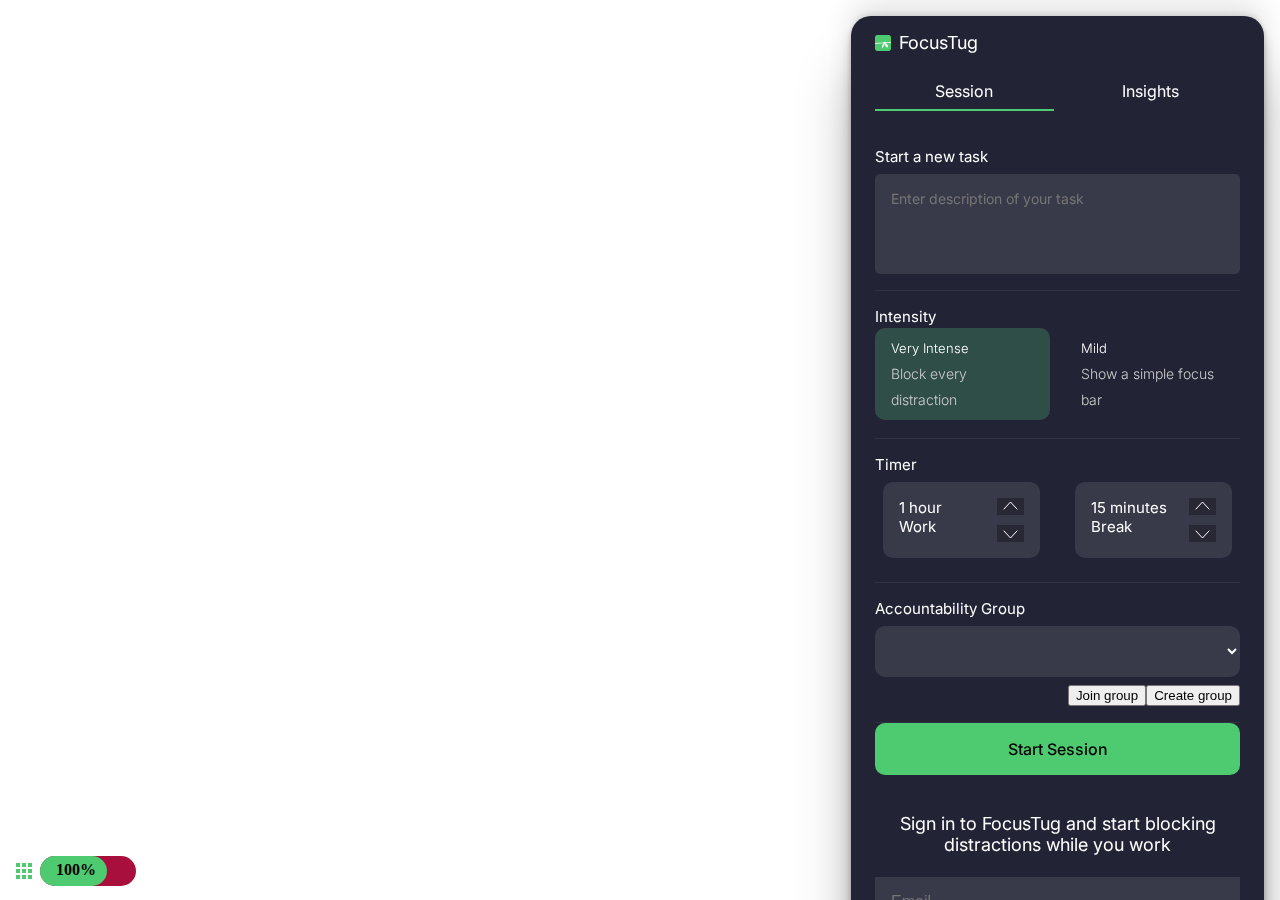
<file: test.html>
<html>
    <link rel="preconnect" href="https://fonts.googleapis.com">
    <link rel="preconnect" href="https://fonts.gstatic.com" crossorigin>
    <link href="https://fonts.googleapis.com/css2?family=ABeeZee&family=Alkatra&family=Inter:wght@300;400;500;700&family=Lilita+One&display=swap" rel="stylesheet">
    <body>



        <div class="focustug-control" id="focustug-control">
            
            
   
            <div class="focustug-control__container">
                <div class="focustug-control__header">
                    <img src="./icon32.png" width="16" height="16" alt="">
                    FocusTug
                </div>

                <div class="focustug-control__tabs">
                    <div class="focustug-control__tabs__tab selected_tab" >
                        Session
                    </div>
                    <div class="focustug-control__tabs__tab">
                        Insights
                    </div>
                </div>
        
                <div class="focustug-control__leaderboard" style="display: none">
                    <p> Accountability Group</p>
                    <table id="accountability-leaderboard"> 
                        <tr class="table-header">
                            <td> User </td>
                            <td> Productivy (%) </td>
                        </tr>
                        
                    </table>
                    <p style="color :grey;  text-align: center; display: block; margin: 16px 0; font-size: 12px;"> </p>
        
        
                </div>
            
        
                <div class="focustug-control__leaderboard" style="display:none">
                    <p> Distractions today</p>
                    <table id="distractions-table"> 
                        <tr class="table-header">
                            <td> Site </td>
                            <td> Time spent</td>
                            <td>Actions</td>
                        </tr>
                        
                       
                    
                        
                    </table>
                    <p style="color :grey;  text-align: center; display: block; margin: 16px 0; font-size: 12px;"> </p>
        
        
                </div>
                
                <div id="break-time-alert" 
                class="landing-container"
                    style=" 
                    padding: 16px; 
                    border-radius: 10px;
                    display: none;
                    
                    box-sizing: border-box;">
                <div style=" box-sizing: border-box; padding: 16px; 
                    background: orange;  
                    display: flex;
                    justify-content: space-between;
                    align-items: center;
                    border-radius: 10px;
                    width: 100%;" class="break-time-alert-container">
                    <div style="height: 100%;">
        
                        <p style="font-size: 18px; font-weight: 500; display: flex; align-items: center;">                                    
                            <svg width="20" height="20" viewBox="0 0 24 24" fill="none" xmlns="http://www.w3.org/2000/svg">
                            <path d="M13 17V7C13 6.45 13.196 5.979 13.588 5.587C13.98 5.195 14.4507 4.99933 15 5H17C17.55 5 18.021 5.196 18.413 5.588C18.805 5.98 19.0007 6.45067 19 7V17C19 17.55 18.804 18.021 18.412 18.413C18.02 18.805 17.5493 19.0007 17 19H15C14.45 19 13.979 18.804 13.587 18.412C13.195 18.02 12.9993 17.5493 13 17ZM5 17V7C5 6.45 5.196 5.979 5.588 5.587C5.98 5.195 6.45067 4.99933 7 5H9C9.55 5 10.021 5.196 10.413 5.588C10.805 5.98 11.0007 6.45067 11 7V17C11 17.55 10.804 18.021 10.412 18.413C10.02 18.805 9.54934 19.0007 9 19H7C6.45 19 5.979 18.804 5.587 18.412C5.195 18.02 4.99934 17.5493 5 17ZM15 17H17V7H15V17ZM7 17H9V7H7V17Z" fill="black"/>
                            </svg>
                        Break time is due!</p>
        
                        <p style="font-size: 15px;" id="break-time-due"></p>
                    </div>
                    <button id="start-break" style="background: transparent !important; 
                                                    margin-left: 21px;
                                                    border: 2px solid black !important;
                                                    color: black;"> 
                    Start break</button>
                </div>
            </div>
            <div id="break-time-ongoing"
            class="landing-container" style=" padding: 16px; 
                    box-sizing: border-box; display: none;">
                <div style=" box-sizing: 
                    border-box; padding: 16px; 
                    border-radius: 10px;
                    background: orange;  
                    width: 100%; display: flex; justify-content: space-between; align-items: center;" class="break-time-alert-container">
                    
        
                    <div style="display: flex;">
                        <svg width="24" height="24" viewBox="0 0 24 24" fill="none" xmlns="http://www.w3.org/2000/svg">
                            <path d="M13 17V7C13 6.45 13.196 5.979 13.588 5.587C13.98 5.195 14.4507 4.99933 15 5H17C17.55 5 18.021 5.196 18.413 5.588C18.805 5.98 19.0007 6.45067 19 7V17C19 17.55 18.804 18.021 18.412 18.413C18.02 18.805 17.5493 19.0007 17 19H15C14.45 19 13.979 18.804 13.587 18.412C13.195 18.02 12.9993 17.5493 13 17ZM5 17V7C5 6.45 5.196 5.979 5.588 5.587C5.98 5.195 6.45067 4.99933 7 5H9C9.55 5 10.021 5.196 10.413 5.588C10.805 5.98 11.0007 6.45067 11 7V17C11 17.55 10.804 18.021 10.412 18.413C10.02 18.805 9.54934 19.0007 9 19H7C6.45 19 5.979 18.804 5.587 18.412C5.195 18.02 4.99934 17.5493 5 17ZM15 17H17V7H15V17ZM7 17H9V7H7V17Z" fill="black"/>
                        </svg>
                        
                        <div>
        
                            <p style="font-weight: 500; font-size: 18px;">Break ongoing</p>
                            <p style="font-size: 13px;" id="break-time-left"></p>
                        </div>
                    </div>
                    <button id="end-break" style="background: transparent !important; 
                            border: 2px solid black !important;
                            font-weight: 500 !important;
                            color: black;"> End</button>
                </div>
            </div>
        
            
        
        
                <div id="focustug-loading" class="lds-container" style="display: none; justify-content: center;">
                    <div class="lds-hourglass"></div>
                </div>
        
                <div class="focustug-control__content" id='focustug-main-control'>
                    <div class="focustug-control-section focustug-control-taskarea">
                        <p class="focustug-control-section__header">Start a new task</p>
                        <textarea id="focustug-task-textarea" placeholder="Enter description of your task" style="margin-top: 8px"></textarea>
                    </div>
                    <div class="focustug-control-section focustug-control-taskarea">
                        <p class="focustug-control-section__header">Intensity</p>
        
                        <div style="display: grid; grid-template-columns: 48% 48%; justify-content: space-between">
                            <div class="focustug-control-section__intensity focustug-intensity-chosen" id="intensity-hard">
                                <p class="focustug-control-section__intensity__header">Very Intense</p>
                                <p class="focustug-control-section__intensity__desc">Block every distraction</p>
                            </div>
                            <div class="focustug-control-section__intensity" id="intensity-mild">
                                <p class="focustug-control-section__intensity__header">Mild</p>
                                <p class="focustug-control-section__intensity__desc">Show a simple focus bar</p>
                            </div>
                        </div>
                        
                    </div>
        
                    <div class="focustug-control-section focustug-control-timer">
                        <p class="focustug-control-section__header">Timer</p>
                        <div class="focustug-control-timer__container">
        
        
                            <div style="display: flex; height: fit-content !important">
        
                                <div>
                                
                                    <p id="work-time-display">1 hour</p>
                                    <p>Work</p>
                                </div>
                                <div>
                                    <button style=" background:  rgba(0, 0, 0, 0.299);;  margin-bottom: 10px; border:0; display: flex; justify-content:center;" id='work-time-increase' class='timer-control'> 
                                        <svg width="15" height="15" viewBox="0 0 15 15" fill="none" xmlns="http://www.w3.org/2000/svg">
                                            <path d="M1 10L7.5 3L14 10" stroke="white" stroke-linecap="square"/>
                                        </svg>
                                            
        
                                    </button>
                                    <button style="background:  rgba(0, 0, 0, 0.299);; border:0; display: flex; justify-content:center;" id='work-time-decrease' class='timer-control'> 
                                        <svg width="15" height="15" viewBox="0 0 15 15" fill="none" xmlns="http://www.w3.org/2000/svg">
                                            <path d="M14 5L7.5 12L1 5" stroke="white" stroke-linecap="square"/>
                                        </svg>
                                            
                                    </button>
                                </div>
                            </div>
                            <div style="display: flex; height: fit-content !important;">
                                <div>
                                    <p id="break-time-display">15 minutes</p>
                                    <p>Break</p>
                                </div>
        
                                <div>
                                <button style="background: rgba(0, 0, 0, 0.299); margin-bottom: 10px; border:0; display: flex; justify-content:center;" id='break-time-increase' class='timer-control'> 
                                    <svg width="15" height="15" viewBox="0 0 15 15" fill="none" xmlns="http://www.w3.org/2000/svg">
                                        <path d="M1 10L7.5 3L14 10" stroke="white" stroke-linecap="square"/>
                                    </svg>
        
                                </button>
                                <button style="background:  rgba(0, 0, 0, 0.299);; border:0; display: flex; justify-content:center;" id='break-time-decrease' class='timer-control'> 
                                    <svg width="15" height="15" viewBox="0 0 15 15" fill="none" xmlns="http://www.w3.org/2000/svg">
                                        <path d="M14 5L7.5 12L1 5" stroke="white" stroke-linecap="square"/>
                                    </svg>
                                </button>
                            </div>
                            </div>
                        </div>
                    </div>
                    <div class="focustug-control-section focustug-control-timer">
                        <p class="focustug-control-section__header">Accountability Group</p>
                       
                        <select id="focustug-group-select" style="margin-top: 8px; width: 100%; background: rgba(255, 255, 255, 0.10); border: 0; padding: 16px; border-radius: 10px; color: white; font-size: 16px;">
                           <!--- <option id="focustug-group-item">Flutterwave #199923</option>--->
                        </select> 
                
                        <div id="focustug-new-group-container" style="margin-top: 8px; display: none">
                            <label for="" style="margin-bottom: 8px; display: block;">Group Name</label>
                            <input style="width: 100%; padding: 16px; background:rgba(255, 255, 255, 0.10); border: 0; border-radius: 10px;"/>
                        </div>
                        <div id="focustug-join-group-container" style="margin-top: 8px; display: none">
                            <label for="" style="margin-bottom: 8px; display: block;">Group Code</label>
                            <input style="width: 100%; padding: 16px; background:rgba(255, 255, 255, 0.10); border: 0; border-radius: 10px;"/>
                        </div> 
                       
                        <div style="margin-top: 2px; color: grey; display: none">
                            <p style="font-size: 14px;">Created a new group. You can share the code with whoever wants to join </p>
                        </div>
                        <div style="display: flex; justify-content: right; margin-top: 8px;">
                            <button id="join-group-btn">Join group</button>
                            <button id="create-group-btn">Create group</button>
                        </div>
                    </div>
        
                    <button class="focustug-control__startsession">Start Session</button>
                </div>
        
        
        
        
                <!--- when session is created-->
                <div class="focustug-control__content" id="focustug-session-control" style="margin: 24px 0; display: none">
                    <p style="padding-bottom: 16px; font-size: 16px; text-align:center;   white-space: nowrap;
                    overflow: hidden;
                    text-overflow: ellipsis;" > Session: ${session}</p>
        
                    <div style="display: grid; grid-template-columns: 30% 30% 30%; justify-content: space-between; ">
                        <div style="display:flex; justify-content: center; flex-direction: column; align-items: center">
                            <p style="color:#4ECB71">Total</p>
                            <p id="focustug-sessiontime" style="color:#4ECB71"></p>
                        </div>
                        <div style="display:flex; justify-content: center; flex-direction: column; align-items: center;">
                            <p style="color: #A90F3D;">Distractions</p>
                            <p id="focustug-distractiontime" style="color: #A90F3D;"></p>
                        </div>
                        <div style="display:flex; justify-content: center; flex-direction: column; align-items: center;">
                            <p style="color: orange;">Leaderboard</p>
                            <p style="color: orange;"> 5th/10</p>
                        </div>
        
                    </div>
                    <button id="end-session-btn" class="focustug-control__endsession focustug-regular-button" style="margin-top: 24px;">End Session</button>
                </div>
        
        
        
                <!-- when registration shit-->
        
                <div class="focustug-control__content" id="focustug-auth-container" style="padding: 24px 0;">
        
                    <div id='focustug-login-container'>
        
                        <div class="focustug-auth-header">
                            Sign in to FocusTug and start blocking distractions while you work
                        </div>
                        <div class="focustug-form-control">
                            <input type="text" placeholder="Email" id='focustug-login-email'>
                        </div>
                        <div class="focustug-form-control">
                            <input type="password"
                             placeholder="Password" id='focustug-login-password'>
                        </div>
                        
                        <div class="focustug-form-already">
                            <p>Don't have an account? <span id="focustug-signup-onboarding">Sign up</span></p>
                        </div>
                        <button class="focustug-regular-button" id="focustug-login-cta"> Login </button>
        
                    </div>
        
        
                    <div style='display: none' id='focustug-signup-container'>
        
                        <div class="focustug-auth-header">
                            Sign up
                        </div>
                        <div class="focustug-form-control">
                            <input placeholder="Name" id="focustug-register-name">
                        </div>
                        <div class="focustug-form-control">
                            <input placeholder="Email" id="focustug-register-email">
                        </div>
                        <div class="focustug-form-control">
                            <input placeholder="Password" id="focustug-register-password">
                        </div>
                        <button class="focustug-regular-button" id="focustug-register-cta"> Sign Up </button>
        
                        <div class="focustug-form-already">
                            <p>Already have an account <span id="focustug-login-onboarding">Sign in</span></p>
                        </div>
        
                    </div>
                </div>
            
            
            
            
            
            
            
            </div>
            
        
            
    















        </div>
        

        <div class="foctug-popup">
            <div class="foctug-popup__container">
                <div class="foctug-popup__tray">
                    
                
                    <div class="foctug-popup__item foctug-popup__item--partners">
                        <svg width="24" height="24" viewBox="0 0 24 24" fill="none" xmlns="http://www.w3.org/2000/svg">
                            <path d="M11 6H14L17.29 2.7C17.3829 2.60628 17.4935 2.53188 17.6154 2.48111C17.7373 2.43034 17.868 2.40421 18 2.40421C18.132 2.40421 18.2627 2.43034 18.3846 2.48111C18.5064 2.53188 18.617 2.60628 18.71 2.7L21.29 5.29C21.4762 5.47737 21.5808 5.73082 21.5808 5.995C21.5808 6.25919 21.4762 6.51264 21.29 6.7L19 9H11V11C11 11.2652 10.8946 11.5196 10.7071 11.7071C10.5196 11.8946 10.2652 12 9.99998 12C9.73477 12 9.48041 11.8946 9.29288 11.7071C9.10534 11.5196 8.99998 11.2652 8.99998 11V8C8.99998 7.46957 9.2107 6.96086 9.58577 6.58579C9.96084 6.21072 10.4695 6 11 6ZM4.99998 11V15L2.70998 17.29C2.52373 17.4774 2.41919 17.7308 2.41919 17.995C2.41919 18.2592 2.52373 18.5126 2.70998 18.7L5.28998 21.29C5.38295 21.3837 5.49355 21.4581 5.61541 21.5089C5.73726 21.5597 5.86797 21.5858 5.99998 21.5858C6.13199 21.5858 6.2627 21.5597 6.38456 21.5089C6.50642 21.4581 6.61702 21.3837 6.70998 21.29L11 17H15C15.2652 17 15.5196 16.8946 15.7071 16.7071C15.8946 16.5196 16 16.2652 16 16V15H17C17.2652 15 17.5196 14.8946 17.7071 14.7071C17.8946 14.5196 18 14.2652 18 14V13H19C19.2652 13 19.5196 12.8946 19.7071 12.7071C19.8946 12.5196 20 12.2652 20 12V11H13V12C13 12.5304 12.7893 13.0391 12.4142 13.4142C12.0391 13.7893 11.5304 14 11 14H8.99998C8.46955 14 7.96084 13.7893 7.58577 13.4142C7.2107 13.0391 6.99998 12.5304 6.99998 12V9L4.99998 11Z" fill="white"/>
                            </svg>
                            
                    </div>
                    <div class="foctug-popup__item foctug-popup__item--distractions">
                        <svg width="24" height="24" viewBox="0 0 24 24" fill="none" xmlns="http://www.w3.org/2000/svg">
                            <path fill-rule="evenodd" clip-rule="evenodd" d="M7.843 3.802C9.872 2.601 10.886 2 12 2C13.114 2 14.128 2.6 16.157 3.802L16.843 4.208C18.872 5.41 19.886 6.011 20.443 7C21 7.99 21 9.19 21 11.594V12.406C21 14.809 21 16.011 20.443 17C19.886 17.99 18.872 18.59 16.843 19.791L16.157 20.198C14.128 21.399 13.114 22 12 22C10.886 22 9.872 21.4 7.843 20.198L7.157 19.791C5.128 18.591 4.114 17.989 3.557 17C3 16.01 3 14.81 3 12.406V11.594C3 9.19 3 7.989 3.557 7C4.114 6.01 5.128 5.41 7.157 4.208L7.843 3.802ZM13 16C13 16.2652 12.8946 16.5196 12.7071 16.7071C12.5196 16.8946 12.2652 17 12 17C11.7348 17 11.4804 16.8946 11.2929 16.7071C11.1054 16.5196 11 16.2652 11 16C11 15.7348 11.1054 15.4804 11.2929 15.2929C11.4804 15.1054 11.7348 15 12 15C12.2652 15 12.5196 15.1054 12.7071 15.2929C12.8946 15.4804 13 15.7348 13 16ZM12 6.25C12.1989 6.25 12.3897 6.32902 12.5303 6.46967C12.671 6.61032 12.75 6.80109 12.75 7V13C12.75 13.1989 12.671 13.3897 12.5303 13.5303C12.3897 13.671 12.1989 13.75 12 13.75C11.8011 13.75 11.6103 13.671 11.4697 13.5303C11.329 13.3897 11.25 13.1989 11.25 13V7C11.25 6.80109 11.329 6.61032 11.4697 6.46967C11.6103 6.32902 11.8011 6.25 12 6.25Z" fill="white"/>
                            </svg>
                            
                    </div>
                    <div class="foctug-popup__item foctug-popup__item--task">
                        <svg width="24" height="24" viewBox="0 0 24 24" fill="none" xmlns="http://www.w3.org/2000/svg">
                            <g clip-path="url(#clip0_29_6)">
                            <path fill-rule="evenodd" clip-rule="evenodd" d="M15 2C15.3511 2.00001 15.6959 2.09243 16 2.26796C16.304 2.4435 16.5565 2.69597 16.732 3H18C18.5304 3 19.0391 3.21071 19.4142 3.58579C19.7893 3.96086 20 4.46957 20 5V17C20 18.3261 19.4732 19.5979 18.5355 20.5355C17.5979 21.4732 16.3261 22 15 22H6C5.46957 22 4.96086 21.7893 4.58579 21.4142C4.21071 21.0391 4 20.5304 4 20V5C4 4.46957 4.21071 3.96086 4.58579 3.58579C4.96086 3.21071 5.46957 3 6 3H7.268C7.44353 2.69597 7.696 2.4435 8.00003 2.26796C8.30406 2.09243 8.64894 2.00001 9 2H15ZM14.824 9.379L10.582 13.621L9.167 12.207C8.9784 12.0248 8.7258 11.924 8.4636 11.9263C8.2014 11.9286 7.95059 12.0338 7.76518 12.2192C7.57977 12.4046 7.4746 12.6554 7.47233 12.9176C7.47005 13.1798 7.57084 13.4324 7.753 13.621L9.803 15.672C9.90515 15.7742 10.0264 15.8553 10.1599 15.9106C10.2934 15.9659 10.4365 15.9944 10.581 15.9944C10.7255 15.9944 10.8686 15.9659 11.0021 15.9106C11.1356 15.8553 11.2568 15.7742 11.359 15.672L16.239 10.793C16.3318 10.7001 16.4055 10.5898 16.4557 10.4684C16.5059 10.3471 16.5317 10.217 16.5317 10.0856C16.5317 9.9543 16.5057 9.82424 16.4554 9.70291C16.4051 9.58158 16.3314 9.47134 16.2385 9.3785C16.1456 9.28566 16.0353 9.21202 15.9139 9.1618C15.7926 9.11158 15.6625 9.08575 15.5311 9.0858C15.3998 9.08584 15.2697 9.11176 15.1484 9.16207C15.0271 9.21238 14.9168 9.28609 14.824 9.379ZM14.5 4H9.5C9.38297 3.99996 9.26964 4.04097 9.17974 4.11589C9.08984 4.19081 9.02906 4.29489 9.008 4.41L9 4.5V5.5C8.99996 5.61703 9.04097 5.73036 9.11589 5.82026C9.19081 5.91016 9.29489 5.97094 9.41 5.992L9.5 6H14.5C14.617 6.00004 14.7304 5.95903 14.8203 5.88411C14.9102 5.80919 14.9709 5.70511 14.992 5.59L15 5.5V4.5C15 4.38297 14.959 4.26964 14.8841 4.17974C14.8092 4.08984 14.7051 4.02906 14.59 4.008L14.5 4Z" fill="black"/>
                            </g>
                            <defs>
                            <clipPath id="clip0_29_6">
                            <rect width="24" height="24" fill="white"/>
                            </clipPath>
                            </defs>
                            </svg>
                            
                    </div>
                </div>
    
                <div class="foctug-popup__lead">
                    <div class="foctug-popup__lead__container">
                            <div class="draggable">
                                <svg width="16" height="16" viewBox="0 0 16 16" fill="none" xmlns="http://www.w3.org/2000/svg">
                                    <path fill-rule="evenodd" clip-rule="evenodd" d="M12 12H16V16H12V12ZM6 12H10V16H6V12ZM0 12H4V16H0V12ZM12 6H16V10H12V6ZM6 6H10V10H6V6ZM0 6H4V10H0V6ZM12 0H16V4H12V0ZM6 0H10V4H6V0ZM0 0H4V4H0V0Z" fill="#4ECB71"/>
                                    </svg>
                                    
                            </div>
                            <div class="foctug-popup__lead__bar">
                                <div class="foctug-popup__lead__bar__percentage" id="foctug-popup__lead__bar__percentage">
                                    100%
                                </div>
                                <div class="foctug-popup__lead__bar__focusbar" id="foctug-popup__lead__bar__focusbar">
    
                                </div>
                            </div>
                    </div>
                </div>
            </div>
        </div>

        

    </body>
</html>


<style>

    .focustug-control__tabs {
        display: grid;
        grid-template-columns: 49% 49%;
        justify-content: space-between;
        padding: 20px 0;
    }

    

    .focustug-control__tabs__tab {
        display: flex;
        justify-content: center;
        padding: 8px;
        cursor: pointer;
    }
    .focustug-control__tabs > .selected_tab {
        border-bottom: 2px solid #4ECB71;
    }
    .focustug-control__leaderboard  {
        padding: 24px 0;
    }

    .focustug-control__leaderboard  p {
        color: rgb(209, 209, 209);
    }

    .focustug-control__leaderboard > table {
        width: 100%;
	border-collapse: collapse; 
	margin:8px auto;
    border-radius: 15px;
    }

    .focustug-control__leaderboard > th {
	background: #3498db; 
	color: white; 
	font-weight: bold; 
	
    }

    .focustug-control__leaderboard  tr {
        background: rgba(255, 255, 255, 0.10);
        padding: 8px !important;
        color: white;
	
	
    }

    td {
        padding: 8px;
        color: white;
        font-size: 14px;
        color: rgb(234, 234, 234);

    }

    .table-header {
        padding: 8px !important;

    }

    .table-header > td {
        
        background-color: rgba(128, 128, 128, 0.255);
    }

    td > button {
        background-color: transparent;
        border: 0.5px grey solid;
        color: white;
        border-radius: 10px;
        
    }

    .focustug-control__leaderboard  tr {
	padding: 10px; 
    background: rgba(255, 255, 255, 0.10);
	text-align: left; 
	font-size: 16px;
    color: grey;
	
    }
    .focustug-auth-header {
        font-size: 18px !important;
        text-align: center !important;
        padding: 14px 0 !important;
    }
    .focustug-form-control {
        padding: 8px 0;
    }

    .focustug-form-control > input  {
        background: rgba(255, 255, 255, 0.10);
        height: 50px;
        border: 0;
        padding: 16px;
        font-size: 16px;;
        width: 100%  !important;
        box-sizing: border-box;
        color: white;
    }
    .focustug-form-control > input:focus  {
        outline: 0  !important
    }

    .focustug-form-control > input  {
        background: rgba(255, 255, 255, 0.10);
        height: 50px;
        border: 0;
        padding: 16px;
        font-size: 16px;;
        width: 100%  !important;
        box-sizing: border-box;
    }
    .focustug-form-already > p  {
        font-size: 14px;
        text-align: center;
        width: 100%;
    }
    .focustug-form-already > p > span {
        color: #4ECB71;
        cursor: pointer;

    }
    

   p {
    margin-block: auto !important;
   }
   .focustug-intensity-chosen {
    background-color: #6dff9632 !important;
    border-radius: 10px;
   }
    .focustug-control{
        background-color: #222436;
        box-shadow: rgba(0, 0, 0, 0.25) 0px 54px 55px, rgba(0, 0, 0, 0.12) 0px -12px 30px, rgba(0, 0, 0, 0.12) 0px 4px 6px, rgba(0, 0, 0, 0.17) 0px 12px 13px, rgba(0, 0, 0, 0.09) 0px -3px 5px;        border-radius: 20px;;
        color: white;
        font-family: 'Inter', sans-serif !important;
        max-width: 413px;
        position: fixed;
        right: 16;
        top: 16;
        height: fit-content;
    }

    .focustug-control__container {
        padding: 16px 24px;
    }

    .focustug-control__header{
        font-size: 18px;
        color: white;
        display: flex;
        align-items: center;
    }

    .focustug-control__header > img {
        margin-right: 8px;
    }

    .focustug-control__content {

    }

    .focustug-control-section {
        padding: 16px 0;
        border-bottom: 0.5px solid rgba(211, 211, 211, 0.079);
    }


    .focustug-control-section__header {
        
        font-size: 15px;
        margin-bottom: 20px;
        font-weight: 400;
    }

    .focustug-control-section > textarea {
        border-radius: 5px;
        background: rgba(255, 255, 255, 0.10);
        width: 100%; 
        height: 100px;
        border: 0;
        color: white;
        font-size: 14px;
        padding: 8px;
        font-family: 'Inter', sans-serif;
        appearance: none;
        resize: none;
        padding: 16px;

    }

    .focustug-control-section > textarea:focus {
        outline: 0;
        color: white

    }

    .focustug-control-section__intensity {
        line-height: 158.523%;
        padding: 8px 16px;
        margin: 2px 0;;
    }
    

    .focustug-control-section__intensity:hover {
        border-radius: 10px;
        cursor: pointer;
        padding: 8px 16px;
        

    background: rgba(78, 203, 113, 0.10);
    }

    .focustug-control-section__intensity__header {
        font-size: 13px;
        font-weight: 300;
    }
    .focustug-control-section__intensity__desc {
        color: rgb(205, 205, 205);
        font-weight: 300;
        font-size: 14px;
    }


    .focustug-control-timer {
      
    }

    .focustug-control-timer__container {
        display: grid;
        grid-template-columns: 45% 45%;
        justify-content: space-between;
        padding: 8px;
    }

    .focustug-control-timer__container > div {
        background: rgba(255, 255, 255, 0.10);
        border-radius: 10px;
        display: flex;
        
        justify-content: space-between;
        padding: 16px;
        font-size: 15px;
        vertical-align: auto;
        cursor: pointer;

    }
    .focustug-control-timer__container > div:hover {
        background: rgba(255, 255, 255, 0.038);
      

    }

    .focustug-control__startsession {
        border-radius: 10px;
        background: #4ECB71;
        width: 100%;
        border: 0;
        padding: 16px;;
        color: #000;
        text-align: center;
        font-size: 16px;
        font-family: Inter;
        font-weight: 500;
    }

    .focustug-regular-button {
        border-radius: 10px;
        background: #4ECB71;
        width: 100%;
        border: 0;
        padding: 16px;;
        color: #000;
        text-align: center;
        font-size: 16px;
        font-family: Inter;
        font-weight: 500;
        cursor: pointer;
    }

    .focustug-regular-button:hover {
        transform: scale(1.05);
    }














    .foctug-popup {
        position: fixed;
        bottom: 30px;
        left: 0px;
    }

    .foctug-popup__tray{
        height: 0px;
        overflow: hidden;
    }

    .foctug-popup__item{
        width: 50px;
        height: 50px;
        border-radius: 50%;
        margin-left: 32px;
        margin-top: 16px;
        display: flex;
        justify-content: center;
        align-items: center;
        cursor: pointer;
        height: 0px;
        overflow: hidden;
        transition: 0.7s all ease-in-out;

    }
    .foctug-popup__item:hover{
       filter: brightness(0.5);
    }
    .foctug-popup__item--task{
        background-color: #6DFF96;
    }
    .foctug-popup__item--distractions{
        background-color: #A90F3D;
    }
    .foctug-popup__item--partners{
        
        background-color: #FFA800;
    }

    .foctug-popup__lead{
        width: 120px;
        height: 30px;
        border-radius: 20px;
        
    }
    .foctug-popup__lead__container {
        padding: 16px;
        display: flex;
        align-items: center;
        height: 100%;
        width: 100%;
    }

    .draggable {
        margin-right: 8px;
        cursor: pointer;
    }
    .draggable:hover > svg > path {
        fill: #10762d;
    }
    .foctug-popup__lead__bar {
         height: 100%;
         width: 100%;
         background: #A90F3D;
         border-radius: 20px;
         cursor: pointer;
         position: relative;
    }
    .foctug-popup__lead__bar:hover {
         height: 100%;
         width: 100%;
         background: #81072c;
         border-radius: 20px;
    }
    .foctug-popup__lead__bar:hover > .foctug-popup__lead__bar__focusbar {
        background-color: #10762d;

    }

    .foctug-popup__lead__bar__focusbar {
        background-color: #4ECB71;
        width: 70%;
        height: 100%;
        border-radius: 20px;   
    }

    .foctug-popup__lead__bar__percentage {
        position: absolute;
        top: 15%;
        font-weight: 800;
        left: 16px;
    }




</style>


<script>
    window.addEventListener('load', function() {

        const CONTROL_ELEMENT = document.getElementById('focustug-control')
        const TASK_TEXTAREA_ELEMENT = document.getElementById('focustug-task-textarea')
        const INTENSITY_ELEMENTS = document.getElementsByClassName('focustug-control-section__intensity');
        let DEFAULT_WORK_TIMES  = ['60', '45', '30', '25', '20', '15', '10', '5']
        let DEFAULT_BREAK_TIMES  = ['60', '45', '30', '25', '20', '15', '10', '5'];

        let sampleTaskPlaceHolders = ["Conduct market research to identify potential target markets and evaluate demand for a new service offering"]
        
        

        let chosenWorkTime = '60';
        let chosenBreakTime = '15';



        const task = TASK_TEXTAREA_ELEMENT.value;

        // choose intensity
        for (let el of INTENSITY_ELEMENTS) {
            el.addEventListener('click', function(e){
                for (let element of INTENSITY_ELEMENTS) {
                    element.classList.remove('focustug-intensity-chosen')
                }
                e.currentTarget.classList.add('focustug-intensity-chosen')
            })
        }


        // timer
        if (chosenBreakTime === '60') {
            
        }
        
        







        



        const lead = document.getElementsByClassName('foctug-popup__lead')[0];
        const container = document.getElementsByClassName('foctug-popup')[0];
        const popup_items = document.getElementsByClassName('foctug-popup__item')
        if (lead) {
            lead.addEventListener('mouseover', function() {
                // tray;
                const tray = document.getElementsByClassName('foctug-popup__tray')[0];
                tray.style.height = 'auto';

                for (let item of popup_items) {

                  
                        item.style.height= '50px';
                    
                }
            })
            container.addEventListener('mouseleave', function() {
                // tray;
                const tray = document.getElementsByClassName('foctug-popup__tray')[0];
                tray.style.height = '0';
                for (let item of popup_items) {
                  
                    item.style.height= '0';

                }
            })


            
        }
        
    })
</script>
</file>
